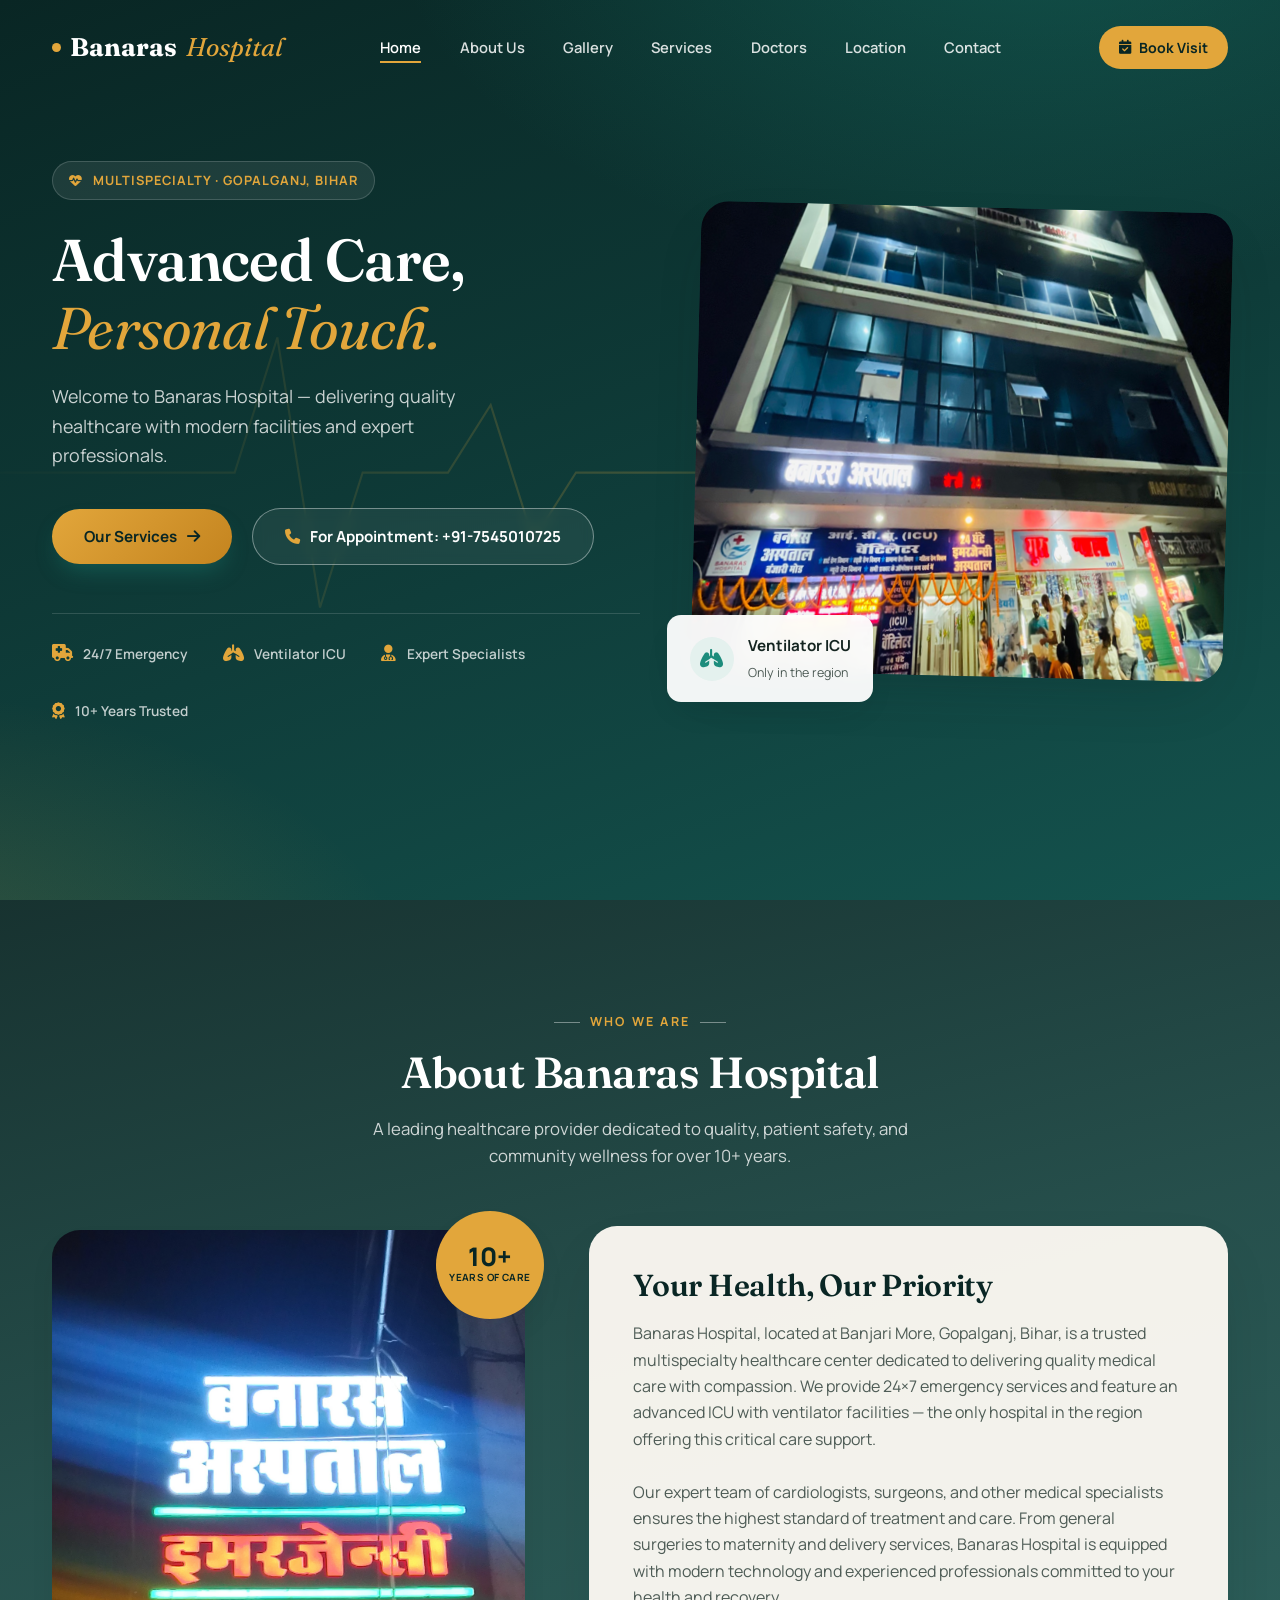
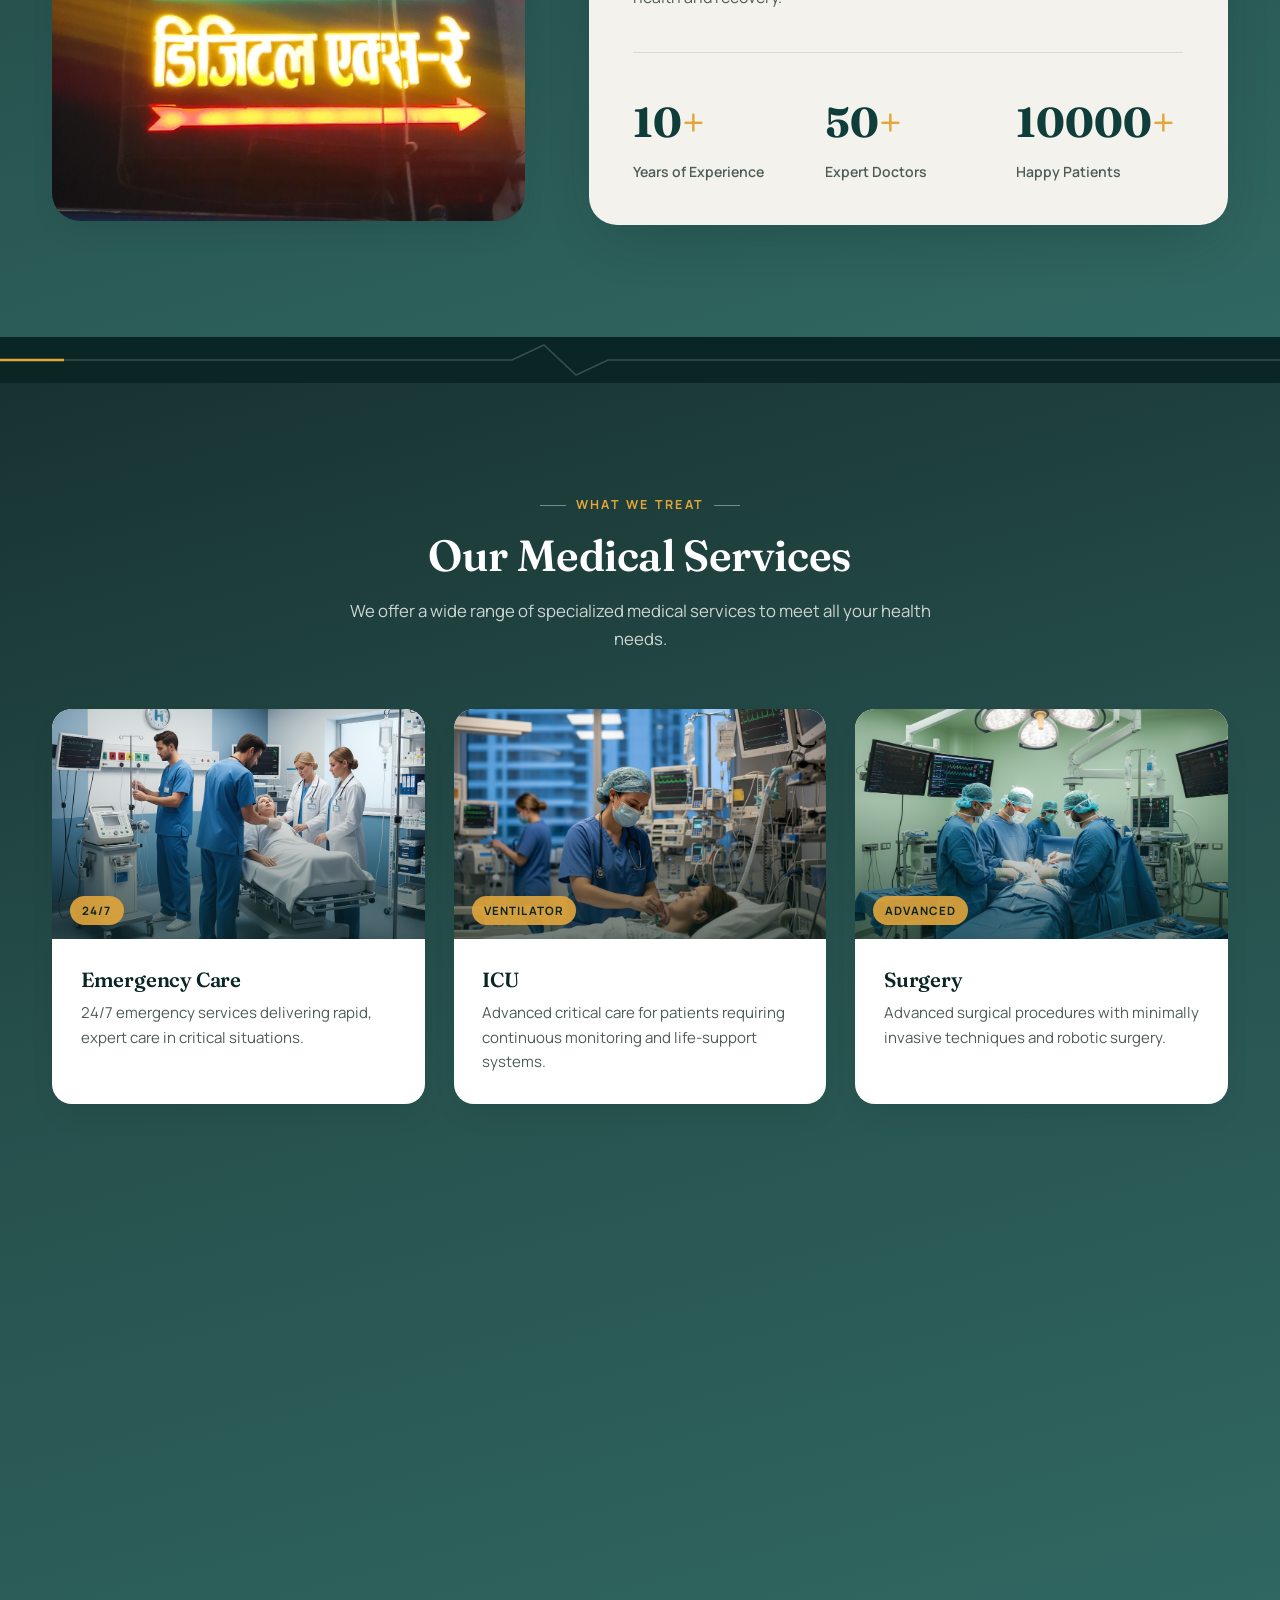
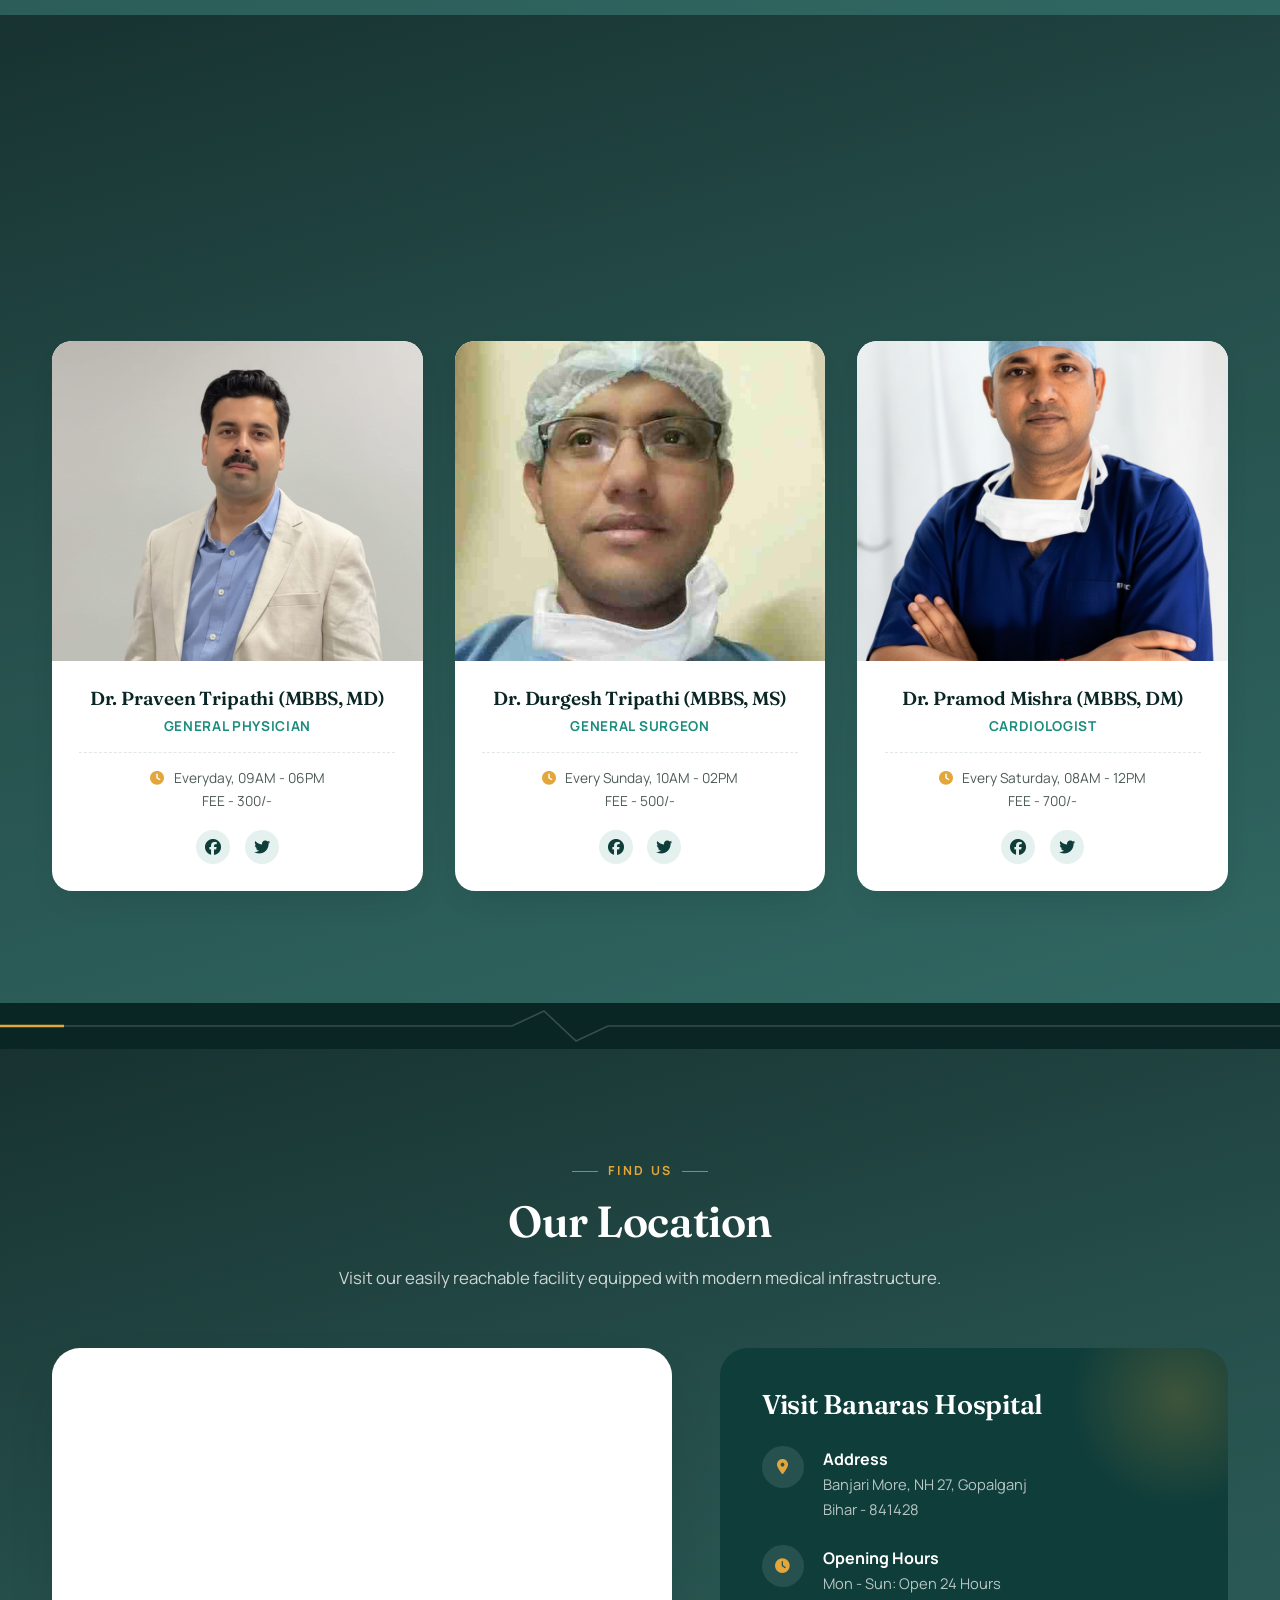
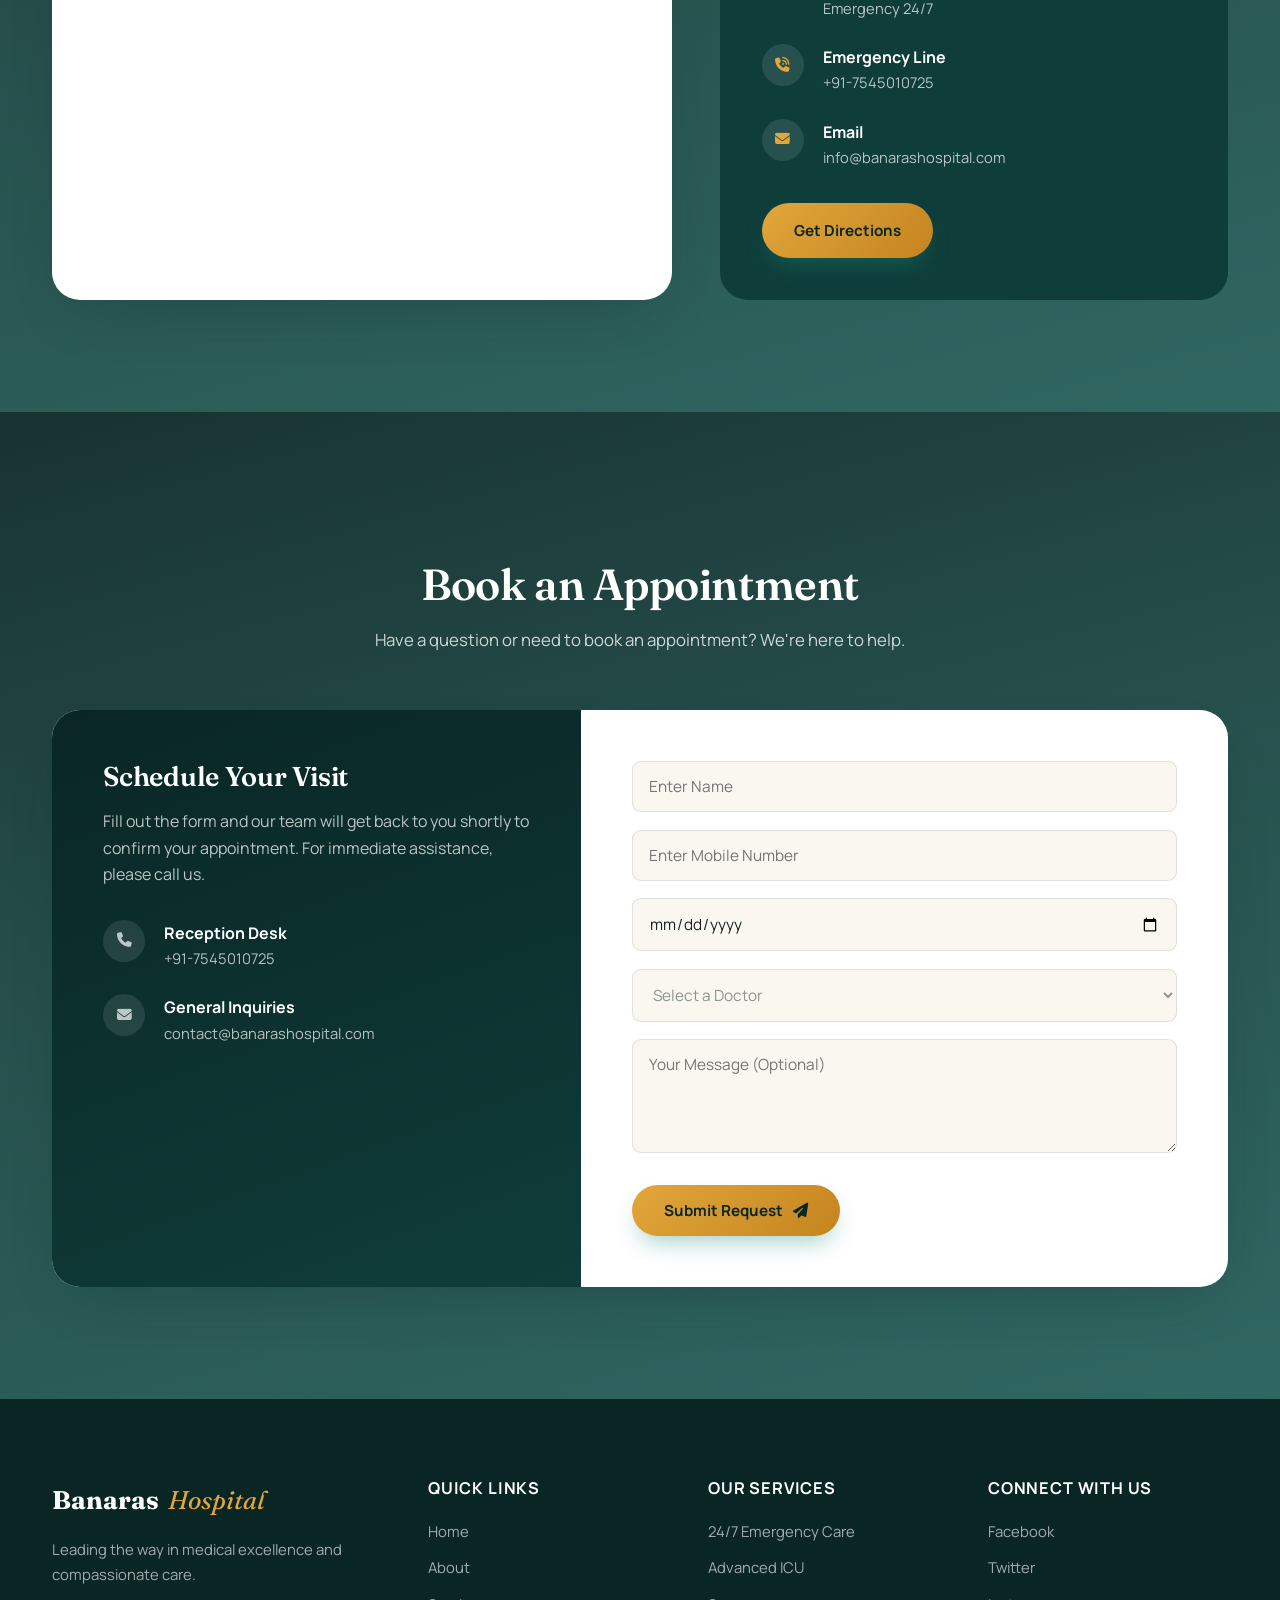
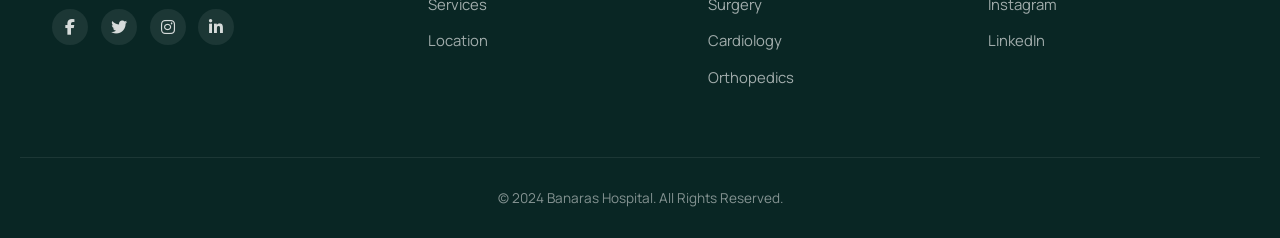
<file: index.html>
<!DOCTYPE html>
<html lang="en">

<head>
    <meta charset="UTF-8">
    <meta name="viewport" content="width=device-width, initial-scale=1.0">
    <title>Banaras Hospital | Advanced Care, Personal Touch</title>
    <meta name="description" content="Banaras Hospital, Gopalganj — 24x7 emergency care, advanced ventilator ICU, surgery, cardiology, orthopedics and diagnostics.">

    <!-- Fonts & Icons -->
    <link rel="preconnect" href="https://fonts.googleapis.com">
    <link rel="preconnect" href="https://fonts.gstatic.com" crossorigin>
    <link href="https://fonts.googleapis.com/css2?family=Fraunces:ital,wght@0,400;0,600;0,700;1,400;1,500&family=Manrope:wght@400;500;600;700;800&display=swap" rel="stylesheet">
    <link rel="stylesheet" href="https://cdnjs.cloudflare.com/ajax/libs/font-awesome/6.4.0/css/all.min.css">

    <!-- Stylesheet -->
    <link rel="stylesheet" href="assets/css/style.css">
</head>

<body>

    <!-- ============ HEADER ============ -->
    <header class="header">
        <div class="container navbar">
            <a href="#hero" class="logo"><span class="pulse-dot"></span>Banaras <span>Hospital</span></a>
            <ul class="nav-links">
                <li><a href="#hero" class="active">Home</a></li>
                <li><a href="#about">About Us</a></li>
                <li><a href="gallery.html">Gallery</a></li>
                <li><a href="#services">Services</a></li>
                <li><a href="#doctors">Doctors</a></li>
                <li><a href="#location">Location</a></li>
                <li><a href="#contact">Contact</a></li>
            </ul>
            <a href="#contact" class="nav-cta"><i class="fas fa-calendar-check"></i> Book Visit</a>
            <button class="menu-toggle" aria-label="Toggle menu"><i class="fas fa-bars"></i></button>
        </div>
    </header>

    <main>
        <!-- ============ HERO ============ -->
        <section id="hero">
            <svg class="hero-pulse-line" viewBox="0 0 1200 800" preserveAspectRatio="none" aria-hidden="true">
                <defs>
                    <linearGradient id="pulseGradient" x1="0%" y1="0%" x2="100%" y2="0%">
                        <stop offset="0%" stop-color="#E2A63B" stop-opacity="0" />
                        <stop offset="50%" stop-color="#E2A63B" stop-opacity="1" />
                        <stop offset="100%" stop-color="#1C8C7C" stop-opacity="0" />
                    </linearGradient>
                </defs>
                <path d="M -50 420 L 220 420 L 260 300 L 300 540 L 340 420 L 420 420 L 460 360 L 500 480 L 540 420 L 1250 420" />
            </svg>
            <div class="container">
                <div class="hero-content">
                    <div class="hero-text" data-reveal="left">
                        <span class="hero-eyebrow"><i class="fas fa-heart-pulse"></i> Multispecialty &middot; Gopalganj, Bihar</span>
                        <h1>Advanced Care, <em>Personal Touch.</em></h1>
                        <p>Welcome to Banaras Hospital — delivering quality healthcare with modern facilities and expert professionals.</p>
                        <div class="hero-buttons">
                            <a href="#services" class="btn btn-primary">Our Services <i class="fas fa-arrow-right"></i></a>
                            <a href="#contact" class="btn btn-ghost">
                                <i class="fas fa-phone"></i> For Appointment: +91-7545010725
                            </a>
                        </div>
                        <div class="hero-trust-strip">
                            <span class="trust-item"><i class="fas fa-truck-medical"></i> 24/7 Emergency</span>
                            <span class="trust-item"><i class="fas fa-lungs"></i> Ventilator ICU</span>
                            <span class="trust-item"><i class="fas fa-user-doctor"></i> Expert Specialists</span>
                            <span class="trust-item"><i class="fas fa-award"></i> 10+ Years Trusted</span>
                        </div>
                    </div>
                    <div class="hero-image" data-reveal="right">
                        <div class="frame">
                            <img src="assets/images/branding/bhimg.png" alt="Doctor with patient at Banaras Hospital">
                        </div>
                        <div class="floating-card">
                            <span class="icon-wrap"><i class="fas fa-lungs"></i></span>
                            <div>
                                <strong>Ventilator ICU</strong>
                                <span>Only in the region</span>
                            </div>
                        </div>
                    </div>
                </div>
            </div>
        </section>

        <!-- ============ ABOUT ============ -->
        <section id="about" class="section-photobg bg-photo-storefront-day">
            <div class="container">
                <span class="section-eyebrow" data-reveal>Who We Are</span>
                <h2 class="section-title" data-reveal>About Banaras Hospital</h2>
                <p class="section-subtitle" data-reveal>A leading healthcare provider dedicated to quality, patient safety, and community wellness for over 10+ years.</p>
                <div class="about-content">
                    <div class="about-image" data-reveal="left">
                        <div class="img-wrap">
                            <img src="assets/images/branding/bhlogimg.jpg" alt="Banaras Hospital building">
                        </div>
                        <div class="about-badge"><span>10+</span><small>YEARS OF CARE</small></div>
                    </div>
                    <div class="about-text" data-reveal="right">
                        <h3>Your Health, Our Priority</h3>
                        <p>Banaras Hospital, located at Banjari More, Gopalganj, Bihar, is a trusted multispecialty
                            healthcare center dedicated to delivering quality medical care with compassion. We provide
                            24×7 emergency services and feature an advanced ICU with ventilator facilities — the only
                            hospital in the region offering this critical care support.<br><br>

                            Our expert team of cardiologists, surgeons, and other medical specialists ensures the
                            highest standard of treatment and care. From general surgeries to maternity and delivery
                            services, Banaras Hospital is equipped with modern technology and experienced professionals
                            committed to your health and recovery.
                        </p>
                        <div class="stats-container">
                            <div class="stat-item"><span class="count" data-target="10">0</span><p>Years of Experience</p></div>
                            <div class="stat-item"><span class="count" data-target="50">0</span><p>Expert Doctors</p></div>
                            <div class="stat-item"><span class="count" data-target="10000">0</span><p>Happy Patients</p></div>
                        </div>
                    </div>
                </div>
            </div>
        </section>

        <div class="pulse-divider" aria-hidden="true">
            <svg viewBox="0 0 1200 46" preserveAspectRatio="none">
                <path d="M0 23 L480 23 L510 8 L540 38 L570 23 L1200 23" />
                <path class="pulse-runner" d="M0 23 L480 23 L510 8 L540 38 L570 23 L1200 23" />
            </svg>
        </div>

        <!-- ============ SERVICES ============ -->
        <section id="services" class="section-photobg bg-photo-storefront-night">
            <div class="container">
                <span class="section-eyebrow" data-reveal>What We Treat</span>
                <h2 class="section-title" data-reveal>Our Medical Services</h2>
                <p class="section-subtitle" data-reveal>We offer a wide range of specialized medical services to meet all your health needs.</p>
                <div class="services-grid">
                    <div class="service-card" data-reveal="scale">
                        <div class="img-wrap">
                            <img src="assets/images/services/Emergencyimg.png" alt="Emergency Care">
                            <span class="tag">24/7</span>
                        </div>
                        <div class="service-card-content">
                            <h3>Emergency Care</h3>
                            <p>24/7 emergency services delivering rapid, expert care in critical situations.</p>
                        </div>
                    </div>
                    <div class="service-card" data-reveal="scale" style="--reveal-delay:.08s">
                        <div class="img-wrap">
                            <img src="assets/images/services/icuimg.png" alt="ICU">
                            <span class="tag">Ventilator</span>
                        </div>
                        <div class="service-card-content">
                            <h3>ICU</h3>
                            <p>Advanced critical care for patients requiring continuous monitoring and life-support systems.</p>
                        </div>
                    </div>
                    <div class="service-card" data-reveal="scale" style="--reveal-delay:.16s">
                        <div class="img-wrap">
                            <img src="assets/images/services/surgeryimg.png" alt="Surgery">
                            <span class="tag">Advanced</span>
                        </div>
                        <div class="service-card-content">
                            <h3>Surgery</h3>
                            <p>Advanced surgical procedures with minimally invasive techniques and robotic surgery.</p>
                        </div>
                    </div>
                    <div class="service-card" data-reveal="scale" style="--reveal-delay:.24s">
                        <div class="img-wrap">
                            <img src="assets/images/services/cardioimg.png" alt="Cardiology">
                            <span class="tag">Heart Care</span>
                        </div>
                        <div class="service-card-content">
                            <h3>Cardiology</h3>
                            <p>Comprehensive heart care, from diagnostics to advanced surgical procedures.</p>
                        </div>
                    </div>
                    <div class="service-card" data-reveal="scale" style="--reveal-delay:.32s">
                        <div class="img-wrap">
                            <img src="assets/images/services/orthoimg.png" alt="Orthopedics">
                            <span class="tag">Ortho</span>
                        </div>
                        <div class="service-card-content">
                            <h3>Orthopedics</h3>
                            <p>Specialized care for musculoskeletal injuries and conditions.</p>
                        </div>
                    </div>
                    <div class="service-card" data-reveal="scale" style="--reveal-delay:.4s">
                        <div class="img-wrap">
                            <img src="assets/images/services/pathologyimg.png" alt="Diagnostics">
                            <span class="tag">Lab</span>
                        </div>
                        <div class="service-card-content">
                            <h3>Diagnostics</h3>
                            <p>Advanced imaging and laboratory services including Echo, Ultrasound, and blood tests.</p>
                        </div>
                    </div>
                </div>
            </div>
        </section>

        <!-- ============ DOCTORS ============ -->
        <section id="doctors" class="section-photobg bg-photo-storefront-day">
            <div class="container">
                <span class="section-eyebrow" data-reveal>Our Specialists</span>
                <h2 class="section-title" data-reveal>Meet Our Expert Doctors</h2>
                <p class="section-subtitle" data-reveal>Our team of highly qualified and experienced doctors is dedicated to your well-being.</p>
                <div class="doctors-grid">
                    <div class="doctor-card" data-reveal="scale">
                        <div class="img-wrap"><img src="assets/images/doctors/doc.1img.png" alt="Dr. Praveen Tripathi"></div>
                        <div class="doctor-info">
                            <h3>Dr. Praveen Tripathi (MBBS, MD)</h3>
                            <p class="specialty">General Physician</p>
                            <span class="doctor-availability"><i class="fas fa-clock"></i> Everyday, 09AM - 06PM<br>FEE - 300/-</span>
                            <div class="social-links"><a href="#"><i class="fab fa-facebook"></i></a><a href="#"><i class="fab fa-twitter"></i></a></div>
                        </div>
                    </div>
                    <div class="doctor-card" data-reveal="scale" style="--reveal-delay:.1s">
                        <div class="img-wrap"><img src="assets/images/doctors/doc2.jpg" alt="Dr. Durgesh Tripathi"></div>
                        <div class="doctor-info">
                            <h3>Dr. Durgesh Tripathi (MBBS, MS)</h3>
                            <p class="specialty">General Surgeon</p>
                            <span class="doctor-availability"><i class="fas fa-clock"></i> Every Sunday, 10AM - 02PM<br>FEE - 500/-</span>
                            <div class="social-links"><a href="#"><i class="fab fa-facebook"></i></a><a href="#"><i class="fab fa-twitter"></i></a></div>
                        </div>
                    </div>
                    <div class="doctor-card" data-reveal="scale" style="--reveal-delay:.2s">
                        <div class="img-wrap"><img src="assets/images/doctors/doc3img.png" alt="Dr. Pramod Mishra"></div>
                        <div class="doctor-info">
                            <h3>Dr. Pramod Mishra (MBBS, DM)</h3>
                            <p class="specialty">Cardiologist</p>
                            <span class="doctor-availability"><i class="fas fa-clock"></i> Every Saturday, 08AM - 12PM<br>FEE - 700/-</span>
                            <div class="social-links"><a href="#"><i class="fab fa-facebook"></i></a><a href="#"><i class="fab fa-twitter"></i></a></div>
                        </div>
                    </div>
                </div>
            </div>
        </section>

        <div class="pulse-divider" aria-hidden="true">
            <svg viewBox="0 0 1200 46" preserveAspectRatio="none">
                <path d="M0 23 L480 23 L510 8 L540 38 L570 23 L1200 23" />
                <path class="pulse-runner" d="M0 23 L480 23 L510 8 L540 38 L570 23 L1200 23" />
            </svg>
        </div>

        <!-- ============ LOCATION ============ -->
        <section id="location" class="section-photobg bg-photo-storefront-night">
            <div class="container">
                <span class="section-eyebrow" data-reveal>Find Us</span>
                <h2 class="section-title" data-reveal>Our Location</h2>
                <p class="section-subtitle" data-reveal>Visit our easily reachable facility equipped with modern medical infrastructure.</p>
                <div class="location-grid">
                    <div class="location-map" data-reveal="left">
                        <iframe
                            src="https://www.google.com/maps/embed?pb=!1m14!1m8!1m3!1d14286.046330491694!2d84.4250216!3d26.4714683!3m2!1i1024!2i768!4f13.1!3m3!1m2!1s0x39930557d3464d77%3A0x78c5e926947fc716!2sBanaras%20Hospital%20Gopalganj!5e0!3m2!1sen!2sin!4v1760092671482!5m2!1sen!2sin"
                            allowfullscreen="" loading="lazy" referrerpolicy="no-referrer-when-downgrade" title="Banaras Hospital location map"></iframe>
                    </div>
                    <div class="location-details" data-reveal="right">
                        <h3>Visit Banaras Hospital</h3>
                        <div class="location-item">
                            <span class="icon-circle"><i class="fas fa-map-marker-alt"></i></span>
                            <div><p>Address</p><span>Banjari More, NH 27, Gopalganj<br>Bihar - 841428</span></div>
                        </div>
                        <div class="location-item">
                            <span class="icon-circle"><i class="fas fa-clock"></i></span>
                            <div><p>Opening Hours</p><span>Mon - Sun: Open 24 Hours</span><span>Emergency 24/7</span></div>
                        </div>
                        <div class="location-item">
                            <span class="icon-circle"><i class="fas fa-phone-volume"></i></span>
                            <div><p>Emergency Line</p><span>+91-7545010725</span></div>
                        </div>
                        <div class="location-item">
                            <span class="icon-circle"><i class="fas fa-envelope"></i></span>
                            <div><p>Email</p><span>info@banarashospital.com</span></div>
                        </div>
                        <a href="https://maps.app.goo.gl/nec2z4cJ3yUnvSoNA" class="btn btn-primary" target="_blank">Get Directions</a>
                    </div>
                </div>
            </div>
        </section>

        <!-- ============ CONTACT / APPOINTMENT ============ -->
        <section id="contact" class="section-photobg bg-photo-storefront-day">
            <div class="container">
                <span class="section-eyebrow" data-reveal>Get In Touch</span>
                <h2 class="section-title" data-reveal>Book an Appointment</h2>
                <p class="section-subtitle" data-reveal>Have a question or need to book an appointment? We're here to help.</p>
                <div class="contact-content" data-reveal="scale">
                    <div class="contact-info">
                        <h3>Schedule Your Visit</h3>
                        <p>Fill out the form and our team will get back to you shortly to confirm your appointment. For immediate assistance, please call us.</p>
                        <div class="location-item">
                            <span class="icon-circle"><i class="fas fa-phone"></i></span>
                            <div><p>Reception Desk</p><span>+91-7545010725</span></div>
                        </div>
                        <div class="location-item">
                            <span class="icon-circle"><i class="fas fa-envelope"></i></span>
                            <div><p>General Inquiries</p><span>contact@banarashospital.com</span></div>
                        </div>
                    </div>
                    <div class="contact-form">
                        <form id="contact-form" action="https://formspree.io/f/xyznpkeq" method="POST">
                            <div class="form-group"><input type="text" name="Name" placeholder="Enter Name" required></div>
                            <div class="form-group"><input type="number" name="Number" placeholder="Enter Mobile Number" required></div>
                            <div class="form-group"><input type="date" name="Date" required></div>
                            <div class="form-group">
                                <select name="Doctor" required>
                                    <option value="" disabled selected>Select a Doctor</option>
                                    <option value="Dr. Praveen Tripathi">Dr. Praveen Tripathi - General Physician</option>
                                    <option value="Dr. Durgesh Tripathi">Dr. Durgesh Tiwari - General Surgeon</option>
                                    <option value="Dr. Pramod Mishra">Dr. Pramod Mishra - Cardiologist</option>
                                </select>
                            </div>
                            <div class="form-group"><textarea name="Message" rows="4" placeholder="Your Message (Optional)"></textarea></div>
                            <button type="submit" class="btn btn-primary">Submit Request <i class="fas fa-paper-plane"></i></button>
                        </form>
                        <p id="form-status"></p>
                    </div>
                </div>
            </div>
        </section>
    </main>

    <!-- ============ FOOTER ============ -->
    <footer class="footer">
        <div class="container footer-content">
            <div class="footer-about">
                <a href="#" class="logo">Banaras <span>Hospital</span></a>
                <p>Leading the way in medical excellence and compassionate care.</p>
                <div class="footer-social">
                    <a href="https://www.facebook.com/banaras.hospital.9/" aria-label="Facebook"><i class="fab fa-facebook-f"></i></a>
                    <a href="#" aria-label="Twitter"><i class="fab fa-twitter"></i></a>
                    <a href="#" aria-label="Instagram"><i class="fab fa-instagram"></i></a>
                    <a href="#" aria-label="LinkedIn"><i class="fab fa-linkedin-in"></i></a>
                </div>
            </div>
            <div class="footer-links">
                <h4>Quick Links</h4>
                <ul>
                    <li><a href="#hero">Home</a></li>
                    <li><a href="#about">About</a></li>
                    <li><a href="#services">Services</a></li>
                    <li><a href="#location">Location</a></li>
                </ul>
            </div>
            <div class="footer-links">
                <h4>Our Services</h4>
                <ul>
                    <li><a href="#services">24/7 Emergency Care</a></li>
                    <li><a href="#services">Advanced ICU</a></li>
                    <li><a href="#services">Surgery</a></li>
                    <li><a href="#services">Cardiology</a></li>
                    <li><a href="#services">Orthopedics</a></li>
                </ul>
            </div>
            <div class="footer-links">
                <h4>Connect With Us</h4>
                <ul>
                    <li><a href="https://www.facebook.com/banaras.hospital.9/">Facebook</a></li>
                    <li><a href="#">Twitter</a></li>
                    <li><a href="#">Instagram</a></li>
                    <li><a href="#">LinkedIn</a></li>
                </ul>
            </div>
        </div>
        <div class="footer-bottom container">
            <p>&copy; 2024 Banaras Hospital. All Rights Reserved.</p>
        </div>
    </footer>

    <!-- Success modal -->
    <div class="popup-modal-overlay" id="popup-modal-overlay">
        <div class="popup-modal">
            <div class="popup-icon"><i class="fas fa-check-circle"></i></div>
            <h3>Success!</h3>
            <p>Your appointment request has been submitted successfully.</p>
            <button class="btn btn-primary" id="popup-close-btn">OK</button>
        </div>
    </div>

    <button class="back-to-top" aria-label="Back to top"><i class="fas fa-arrow-up"></i></button>

    <!-- Scripts -->
    <script src="assets/js/main.js"></script>
</body>

</html>
</file>
<file: assets/css/style.css>
/* =========================================================================
   BANARAS HOSPITAL — MAIN STYLESHEET
   Design system: warm clinical trust — deep teal, ivory paper, amber warmth.
   Signature motif: an ECG "pulse" line that threads through the page.
   ========================================================================= */

/* ---------------------------------------------------------------------
   1. Design tokens
   --------------------------------------------------------------------- */
:root {
  /* Color */
  --color-bg: #FAF7F1;
  --color-bg-alt: #F3EEE3;
  --color-surface: #FFFFFF;
  --color-ink: #142420;
  --color-ink-soft: #4E5C56;
  --color-ink-faint: #8A968F;

  --color-primary: #0F3D3A;      /* deep teal — headers, nav */
  --color-primary-2: #14534E;    /* lighter teal */
  --color-primary-dark: #092624; /* near-black teal */
  --color-accent: #1C8C7C;       /* emerald — links, active states */
  --color-accent-soft: #E4F1EE;  /* pale emerald wash */
  --color-warm: #E2A63B;         /* amber gold — CTAs, highlights */
  --color-warm-dark: #C4841F;
  --color-warm-soft: #FBEED6;

  --color-line: rgba(15, 61, 58, 0.12);
  --color-line-light: rgba(255, 255, 255, 0.14);

  /* Elevation */
  --shadow-soft: 0 24px 60px -24px rgba(9, 38, 36, 0.30);
  --shadow-card: 0 14px 34px -16px rgba(9, 38, 36, 0.22);
  --shadow-card-hover: 0 26px 50px -18px rgba(9, 38, 36, 0.30);
  --shadow-btn: 0 12px 24px -8px rgba(28, 140, 124, 0.45);

  /* Radius */
  --radius-xl: 28px;
  --radius-lg: 20px;
  --radius-md: 14px;
  --radius-sm: 9px;
  --radius-pill: 999px;

  /* Type */
  --font-display: "Fraunces", "Georgia", serif;
  --font-body: "Manrope", "Segoe UI", sans-serif;

  /* Motion */
  --ease-out: cubic-bezier(0.16, 1, 0.3, 1);
  --ease-soft: cubic-bezier(0.25, 0.46, 0.45, 0.94);
  --dur-fast: 0.25s;
  --dur-med: 0.5s;
  --dur-slow: 0.9s;

  --container-w: 1240px;
}

/* ---------------------------------------------------------------------
   2. Reset & base
   --------------------------------------------------------------------- */
* { margin: 0; padding: 0; box-sizing: border-box; }

html { scroll-behavior: smooth; }

body {
  font-family: var(--font-body);
  background: var(--color-bg);
  color: var(--color-ink);
  line-height: 1.65;
  overflow-x: hidden;
  -webkit-font-smoothing: antialiased;
}

img { max-width: 100%; display: block; }

a { color: inherit; text-decoration: none; }

ul { list-style: none; }

button { font-family: inherit; cursor: pointer; }

.container {
  max-width: var(--container-w);
  margin: 0 auto;
  padding: 0 2rem;
}

h1, h2, h3, h4 {
  font-family: var(--font-display);
  font-weight: 600;
  color: var(--color-primary-dark);
  line-height: 1.15;
  letter-spacing: -0.01em;
}

h2.section-title {
  font-size: clamp(2.1rem, 3.4vw, 3rem);
  text-align: center;
}

.section-eyebrow {
  display: flex;
  align-items: center;
  justify-content: center;
  gap: 0.6rem;
  text-align: center;
  font-family: var(--font-body);
  font-size: 0.78rem;
  font-weight: 700;
  letter-spacing: 0.18em;
  text-transform: uppercase;
  color: var(--color-accent);
  margin-bottom: 0.9rem;
}

.section-eyebrow::before,
.section-eyebrow::after {
  content: "";
  width: 26px;
  height: 1px;
  background: var(--color-warm);
}

.section-subtitle {
  text-align: center;
  max-width: 620px;
  margin: 1.1rem auto 3.5rem auto;
  color: var(--color-ink-soft);
  font-size: 1.05rem;
}

section { position: relative; padding: 7rem 0; }

.section-alt { background: var(--color-bg-alt); }

/* Reveal-on-scroll (JS toggles .in-view) */
[data-reveal] {
  opacity: 0;
  transform: translateY(34px);
  transition: opacity 0.85s var(--ease-out), transform 0.85s var(--ease-out);
  transition-delay: var(--reveal-delay, 0s);
}
[data-reveal].in-view { opacity: 1; transform: translateY(0); }

[data-reveal="left"] { transform: translateX(-44px); }
[data-reveal="left"].in-view { transform: translateX(0); }

[data-reveal="right"] { transform: translateX(44px); }
[data-reveal="right"].in-view { transform: translateX(0); }

[data-reveal="scale"] { transform: scale(0.92); }
[data-reveal="scale"].in-view { transform: scale(1); }

@media (prefers-reduced-motion: reduce) {
  html { scroll-behavior: auto; }
  [data-reveal] { opacity: 1; transform: none; transition: none; }
  * { animation-duration: 0.001ms !important; animation-iteration-count: 1 !important; transition-duration: 0.001ms !important; }
}

/* ---------------------------------------------------------------------
   3. Buttons
   --------------------------------------------------------------------- */
.btn {
  position: relative;
  display: inline-flex;
  align-items: center;
  justify-content: center;
  gap: 0.6rem;
  padding: 15px 32px;
  border-radius: var(--radius-pill);
  font-weight: 700;
  font-size: 0.95rem;
  border: none;
  overflow: hidden;
  isolation: isolate;
  transition: transform var(--dur-fast) var(--ease-soft), box-shadow var(--dur-fast) var(--ease-soft);
}

.btn-primary {
  background: linear-gradient(135deg, var(--color-warm) 0%, var(--color-warm-dark) 100%);
  color: var(--color-primary-dark);
  box-shadow: var(--shadow-btn);
}

.btn-primary::before {
  content: "";
  position: absolute;
  inset: 0;
  z-index: -1;
  background: linear-gradient(120deg, transparent 0%, rgba(255,255,255,0.55) 45%, transparent 60%);
  transform: translateX(-120%);
  transition: transform 0.7s var(--ease-out);
}

.btn-primary:hover::before { transform: translateX(120%); }

.btn-primary:hover { transform: translateY(-3px); box-shadow: 0 18px 34px -10px rgba(226, 166, 59, 0.55); }

.btn-ghost {
  color: #fff;
  border: 1.5px solid rgba(255, 255, 255, 0.4);
  background: rgba(255, 255, 255, 0.06);
  backdrop-filter: blur(6px);
}

.btn-ghost i { color: var(--color-warm); }

.btn-ghost:hover {
  border-color: rgba(255, 255, 255, 0.85);
  background: rgba(255, 255, 255, 0.14);
  transform: translateY(-3px);
}

.btn-solid-dark {
  background: var(--color-primary);
  color: #fff;
  border: none;
}
.btn-solid-dark:hover { background: var(--color-primary-2); transform: translateY(-3px); box-shadow: var(--shadow-card-hover); }

/* ---------------------------------------------------------------------
   4. Header / Navigation
   --------------------------------------------------------------------- */
.header {
  position: fixed;
  top: 0; left: 0; width: 100%;
  z-index: 1000;
  padding: 1.6rem 0;
  transition: all var(--dur-med) var(--ease-out);
}

.header.sticky {
  padding: 0.85rem 0;
  background: rgba(15, 61, 58, 0.82);
  backdrop-filter: blur(14px) saturate(140%);
  box-shadow: 0 12px 30px -18px rgba(0,0,0,0.5);
  border-bottom: 1px solid var(--color-line-light);
}

.navbar { display: flex; align-items: center; justify-content: space-between; }

.logo {
  font-family: var(--font-display);
  font-size: 1.6rem;
  font-weight: 700;
  color: #fff;
  display: flex;
  align-items: center;
  gap: 0.55rem;
}

.logo .pulse-dot {
  width: 9px; height: 9px; border-radius: 50%;
  background: var(--color-warm);
  box-shadow: 0 0 0 0 rgba(226,166,59,0.6);
  animation: pulseDot 2.2s ease-in-out infinite;
}

@keyframes pulseDot {
  0%   { box-shadow: 0 0 0 0 rgba(226,166,59,0.55); }
  70%  { box-shadow: 0 0 0 9px rgba(226,166,59,0); }
  100% { box-shadow: 0 0 0 0 rgba(226,166,59,0); }
}

.logo span { color: var(--color-warm); font-weight: 400; font-style: italic; }

.nav-links { display: flex; gap: 2.4rem; }

.nav-links a {
  color: rgba(255,255,255,0.85);
  font-weight: 600;
  font-size: 0.92rem;
  position: relative;
  padding-bottom: 6px;
  transition: color var(--dur-fast) ease;
}

.nav-links a::after {
  content: "";
  position: absolute;
  left: 0; bottom: 0;
  width: 0; height: 2px;
  background: var(--color-warm);
  transition: width var(--dur-fast) var(--ease-soft);
}

.nav-links a:hover, .nav-links a.active { color: #fff; }
.nav-links a:hover::after, .nav-links a.active::after { width: 100%; }

.nav-cta {
  display: inline-flex; align-items: center; gap: 0.5rem;
  padding: 10px 20px;
  border-radius: var(--radius-pill);
  background: var(--color-warm);
  color: var(--color-primary-dark);
  font-weight: 700; font-size: 0.88rem;
  transition: transform var(--dur-fast) var(--ease-soft), box-shadow var(--dur-fast) ease;
}
.nav-cta:hover { transform: translateY(-2px); box-shadow: 0 12px 22px -8px rgba(226,166,59,0.55); }

.menu-toggle {
  display: none;
  font-size: 1.5rem;
  color: #fff;
  background: none;
  border: none;
}

/* ---------------------------------------------------------------------
   5. Hero
   --------------------------------------------------------------------- */
#hero {
  position: relative;
  min-height: 100vh;
  display: flex;
  align-items: center;
  padding-top: 96px;
  background:
    radial-gradient(1100px 620px at 82% -10%, rgba(28,140,124,0.35), transparent 60%),
    radial-gradient(900px 500px at -10% 110%, rgba(226,166,59,0.18), transparent 60%),
    linear-gradient(160deg, var(--color-primary-dark) 0%, var(--color-primary) 55%, var(--color-primary-2) 100%);
  color: #fff;
  overflow: hidden;
}

.hero-pulse-line {
  position: absolute;
  inset: 0;
  width: 100%;
  height: 100%;
  opacity: 0.22;
  pointer-events: none;
}

.hero-pulse-line path {
  fill: none;
  stroke: url(#pulseGradient);
  stroke-width: 2;
  stroke-linecap: round;
  stroke-dasharray: 2400;
  stroke-dashoffset: 2400;
  animation: drawPulse 3.2s var(--ease-out) forwards 0.3s;
}

@keyframes drawPulse {
  to { stroke-dashoffset: 0; }
}

.hero-content {
  position: relative;
  z-index: 2;
  display: grid;
  grid-template-columns: 1.05fr 0.95fr;
  align-items: center;
  gap: 3.5rem;
}

.hero-eyebrow {
  display: inline-flex; align-items: center; gap: 0.6rem;
  padding: 8px 16px;
  border-radius: var(--radius-pill);
  background: rgba(255,255,255,0.08);
  border: 1px solid rgba(255,255,255,0.16);
  font-size: 0.8rem; font-weight: 700; letter-spacing: 0.08em;
  text-transform: uppercase;
  color: var(--color-warm);
  margin-bottom: 1.6rem;
}

.hero-text h1 {
  font-size: clamp(2.6rem, 4.6vw, 4.1rem);
  color: #fff;
  margin-bottom: 1.3rem;
}

.hero-text h1 em {
  font-style: italic;
  font-weight: 400;
  color: var(--color-warm);
  display: block;
}

.hero-text p {
  font-size: 1.12rem;
  color: rgba(255,255,255,0.78);
  max-width: 480px;
  margin-bottom: 2.3rem;
}

.hero-buttons { display: flex; align-items: center; gap: 1.3rem; flex-wrap: wrap; margin-bottom: 3rem; }

.hero-trust-strip {
  display: flex;
  gap: 2.2rem;
  flex-wrap: wrap;
  padding-top: 1.8rem;
  border-top: 1px solid rgba(255,255,255,0.14);
}

.hero-trust-strip .trust-item {
  display: flex; align-items: center; gap: 0.65rem;
  font-size: 0.85rem; color: rgba(255,255,255,0.75); font-weight: 600;
}

.hero-trust-strip i { color: var(--color-warm); font-size: 1.05rem; }

.hero-image { position: relative; }

.hero-image .frame {
  position: relative;
  border-radius: var(--radius-xl);
  overflow: hidden;
  box-shadow: var(--shadow-soft);
  transform: rotate(1.4deg);
  transition: transform var(--dur-med) var(--ease-soft);
}

.hero-image .frame:hover { transform: rotate(0deg) scale(1.015); }

.hero-image img { width: 100%; height: 100%; object-fit: cover; }

.hero-image .floating-card {
  position: absolute;
  bottom: -1.6rem;
  left: -1.8rem;
  background: rgba(255,255,255,0.95);
  backdrop-filter: blur(10px);
  color: var(--color-ink);
  padding: 1.1rem 1.4rem;
  border-radius: var(--radius-md);
  box-shadow: var(--shadow-card);
  display: flex; align-items: center; gap: 0.9rem;
  animation: floatCard 4.5s ease-in-out infinite;
  max-width: 240px;
}

@keyframes floatCard {
  0%, 100% { transform: translateY(0); }
  50% { transform: translateY(-10px); }
}

.floating-card .icon-wrap {
  width: 44px; height: 44px; border-radius: 50%;
  background: var(--color-accent-soft);
  color: var(--color-accent);
  display: flex; align-items: center; justify-content: center;
  font-size: 1.15rem; flex-shrink: 0;
}

.floating-card strong { display: block; font-size: 0.95rem; }
.floating-card span { font-size: 0.78rem; color: var(--color-ink-soft); }

/* ---------------------------------------------------------------------
   6. About
   --------------------------------------------------------------------- */
.about-content {
  display: grid;
  grid-template-columns: 0.85fr 1.15fr;
  gap: 4rem;
  align-items: center;
}

.about-image { position: relative; }

.about-image .img-wrap {
  border-radius: var(--radius-xl);
  overflow: hidden;
  box-shadow: var(--shadow-card);
  aspect-ratio: 4 / 5;
}

.about-image img { width: 100%; height: 100%; object-fit: cover; transition: transform 0.7s var(--ease-out); }
.about-image .img-wrap:hover img { transform: scale(1.06); }

.about-badge {
  position: absolute;
  top: -1.2rem; right: -1.2rem;
  background: var(--color-warm);
  color: var(--color-primary-dark);
  width: 108px; height: 108px;
  border-radius: 50%;
  display: flex; flex-direction: column; align-items: center; justify-content: center;
  text-align: center;
  font-weight: 800;
  box-shadow: var(--shadow-card);
  animation: spinSlow 18s linear infinite;
}
.about-badge span { font-size: 1.6rem; line-height: 1; }
.about-badge small { font-size: 0.62rem; font-weight: 700; letter-spacing: 0.04em; }

@keyframes spinSlow { from { transform: rotate(0deg); } to { transform: rotate(360deg); } }

.about-text h3 {
  font-size: 1.9rem;
  text-align: left;
  margin-bottom: 1.1rem;
}

.about-text > p { color: var(--color-ink-soft); }

.stats-container {
  display: grid;
  grid-template-columns: repeat(3, 1fr);
  gap: 1.5rem;
  margin-top: 2.6rem;
  padding-top: 2.2rem;
  border-top: 1px solid var(--color-line);
}

.stat-item { text-align: left; }

.stat-item .count {
  font-family: var(--font-display);
  font-size: 2.6rem;
  font-weight: 700;
  color: var(--color-primary);
}

.stat-item .count::after { content: "+"; color: var(--color-warm); }

.stat-item p { color: var(--color-ink-soft); font-size: 0.88rem; font-weight: 600; margin-top: 0.2rem; }

/* ---------------------------------------------------------------------
   7. Pulse divider (signature motif reused between sections)
   --------------------------------------------------------------------- */
.pulse-divider {
  width: 100%;
  height: 46px;
  overflow: hidden;
  background: var(--color-primary-dark);
}
.pulse-divider svg { width: 100%; height: 100%; }
.pulse-divider path {
  fill: none;
  stroke: rgba(255, 255, 255, 0.18);
  stroke-width: 1.5;
}
.pulse-divider .pulse-runner {
  stroke: var(--color-warm);
  stroke-width: 2.5;
  stroke-dasharray: 60 1400;
  stroke-dashoffset: 0;
  animation: runPulse 5s linear infinite;
}
@keyframes runPulse { to { stroke-dashoffset: -1460; } }

/* ---------------------------------------------------------------------
   8. Services
   --------------------------------------------------------------------- */
.services-grid {
  display: grid;
  grid-template-columns: repeat(auto-fit, minmax(320px, 1fr));
  gap: 1.8rem;
}

.service-card {
  position: relative;
  background: var(--color-surface);
  border-radius: var(--radius-lg);
  overflow: hidden;
  box-shadow: var(--shadow-card);
  transition: transform 0.45s var(--ease-soft), box-shadow 0.45s var(--ease-soft);
}

.service-card:hover { transform: translateY(-12px); box-shadow: var(--shadow-card-hover); }

.service-card .img-wrap { position: relative; height: 230px; overflow: hidden; }

.service-card img { width: 100%; height: 100%; object-fit: cover; transition: transform 0.6s var(--ease-out); }
.service-card:hover img { transform: scale(1.08); }

.service-card .img-wrap::after {
  content: "";
  position: absolute; inset: 0;
  background: linear-gradient(180deg, transparent 40%, rgba(9,38,36,0.55) 100%);
}

.service-card .tag {
  position: absolute;
  bottom: 14px; left: 18px;
  z-index: 2;
  color: #fff;
  font-size: 0.72rem;
  font-weight: 700;
  letter-spacing: 0.1em;
  text-transform: uppercase;
  padding: 5px 12px;
  border-radius: var(--radius-pill);
  background: rgba(226,166,59,0.9);
  color: var(--color-primary-dark);
}

.service-card-content { padding: 1.8rem; }

.service-card h3 {
  font-size: 1.28rem;
  margin-bottom: 0.6rem;
  color: var(--color-primary-dark);
}

.service-card p { color: var(--color-ink-soft); font-size: 0.94rem; }

/* ---------------------------------------------------------------------
   9. Doctors
   --------------------------------------------------------------------- */
.doctors-grid {
  display: grid;
  grid-template-columns: repeat(auto-fit, minmax(280px, 1fr));
  gap: 2rem;
}

.doctor-card {
  background: var(--color-surface);
  border-radius: var(--radius-lg);
  overflow: hidden;
  box-shadow: var(--shadow-card);
  transition: transform 0.45s var(--ease-soft), box-shadow 0.45s var(--ease-soft);
}

.doctor-card:hover { transform: translateY(-12px); box-shadow: var(--shadow-card-hover); }

.doctor-card .img-wrap { height: 320px; overflow: hidden; }
.doctor-card img { width: 100%; height: 100%; object-fit: cover; transition: transform 0.6s var(--ease-out); }
.doctor-card:hover img { transform: scale(1.07); }

.doctor-info { padding: 1.7rem; text-align: center; }

.doctor-info h3 { font-size: 1.18rem; margin-bottom: 0.3rem; }

.doctor-info .specialty {
  color: var(--color-accent);
  font-weight: 700;
  font-size: 0.85rem;
  text-transform: uppercase;
  letter-spacing: 0.05em;
  margin-bottom: 0.9rem;
}

.doctor-availability {
  display: block;
  font-size: 0.86rem;
  color: var(--color-ink-soft);
  border-top: 1px dashed var(--color-line);
  padding-top: 0.9rem;
  margin-top: 0.6rem;
}

.doctor-availability i { margin-right: 0.4rem; color: var(--color-warm); }

.social-links { margin-top: 1.1rem; display: flex; justify-content: center; gap: 0.9rem; }

.social-links a {
  width: 34px; height: 34px;
  border-radius: 50%;
  display: flex; align-items: center; justify-content: center;
  background: var(--color-accent-soft);
  color: var(--color-primary);
  transition: all var(--dur-fast) ease;
}
.social-links a:hover { background: var(--color-accent); color: #fff; transform: translateY(-3px); }

/* ---------------------------------------------------------------------
   10. Location
   --------------------------------------------------------------------- */
.location-grid {
  display: grid;
  grid-template-columns: 1.1fr 0.9fr;
  gap: 3rem;
  align-items: stretch;
}

.location-map { border-radius: var(--radius-xl); overflow: hidden; box-shadow: var(--shadow-card); }
.location-map iframe { width: 100%; height: 100%; min-height: 420px; border: 0; display: block; }

.location-details {
  background: var(--color-primary);
  color: #fff;
  border-radius: var(--radius-xl);
  padding: 2.6rem;
  position: relative;
  overflow: hidden;
}

.location-details::before {
  content: "";
  position: absolute; top: -60px; right: -60px;
  width: 220px; height: 220px; border-radius: 50%;
  background: radial-gradient(circle, rgba(226,166,59,0.22), transparent 70%);
}

.location-details h3 { color: #fff; font-size: 1.7rem; margin-bottom: 1.6rem; text-align: left; }

.location-item { display: flex; align-items: flex-start; gap: 1.2rem; margin-bottom: 1.5rem; }

.location-item .icon-circle {
  width: 42px; height: 42px; flex-shrink: 0;
  border-radius: 50%;
  background: rgba(255,255,255,0.1);
  color: var(--color-warm);
  display: flex; align-items: center; justify-content: center;
}

.location-item p { font-weight: 700; margin: 0; }
.location-item span { display: block; color: rgba(255,255,255,0.7); font-weight: 400; font-size: 0.92rem; }

.location-details .btn { margin-top: 0.6rem; }

/* ---------------------------------------------------------------------
   11. Contact / Appointment
   --------------------------------------------------------------------- */
.contact-content {
  display: grid;
  grid-template-columns: 0.9fr 1.1fr;
  gap: 0;
  background: var(--color-surface);
  border-radius: var(--radius-xl);
  overflow: hidden;
  box-shadow: var(--shadow-soft);
}

.contact-info {
  background: linear-gradient(160deg, var(--color-primary-dark), var(--color-primary));
  color: #fff;
  padding: 3.2rem;
}

.contact-info h3 { color: #fff; text-align: left; font-size: 1.7rem; }
.contact-info > p { color: rgba(255,255,255,0.72); margin: 1rem 0 2rem 0; }
.contact-info .location-item span { color: rgba(255,255,255,0.7); }

.contact-form { padding: 3.2rem; }

.contact-form form { display: flex; flex-direction: column; gap: 1.1rem; }

.form-group { position: relative; }

.form-group input,
.form-group textarea,
.form-group select {
  width: 100%;
  padding: 14px 16px;
  border: 1.5px solid var(--color-line);
  border-radius: var(--radius-sm);
  font-size: 0.96rem;
  font-family: var(--font-body);
  background: var(--color-bg);
  color: var(--color-ink);
  transition: border-color var(--dur-fast) ease, box-shadow var(--dur-fast) ease;
}

.form-group select:invalid { color: var(--color-ink-faint); }

.form-group input:focus,
.form-group textarea:focus,
.form-group select:focus {
  outline: none;
  border-color: var(--color-accent);
  box-shadow: 0 0 0 4px var(--color-accent-soft);
}

.contact-form .btn { align-self: flex-start; border: none; margin-top: 0.4rem; }

#form-status {
  margin-top: 1rem;
  padding: 12px 14px;
  border-radius: var(--radius-sm);
  font-weight: 600;
  font-size: 0.9rem;
  display: none;
}
#form-status.error { background: #FCE9E7; color: #B3261E; display: block; }

/* ---------------------------------------------------------------------
   12. Footer
   --------------------------------------------------------------------- */
.footer {
  background: var(--color-primary-dark);
  color: rgba(255,255,255,0.82);
  padding: 5rem 0 0 0;
  position: relative;
}

.footer-content {
  display: grid;
  grid-template-columns: 1.4fr 1fr 1fr 1fr;
  gap: 2.5rem;
  padding-bottom: 3.5rem;
}

.footer-about .logo { color: #fff; margin-bottom: 1rem; }
.footer-about p { color: rgba(255,255,255,0.62); font-size: 0.93rem; }

.footer-social { display: flex; gap: 0.8rem; margin-top: 1.4rem; }
.footer-social a {
  width: 36px; height: 36px; border-radius: 50%;
  display: flex; align-items: center; justify-content: center;
  background: rgba(255,255,255,0.08);
  transition: all var(--dur-fast) ease;
}
.footer-social a:hover { background: var(--color-warm); color: var(--color-primary-dark); transform: translateY(-3px); }

.footer h4 {
  color: #fff; font-size: 1.02rem;
  margin-bottom: 1.3rem;
  font-family: var(--font-body);
  text-transform: uppercase;
  letter-spacing: 0.05em;
  font-weight: 700;
}

.footer-links a {
  color: rgba(255,255,255,0.62);
  display: block;
  margin-bottom: 0.75rem;
  font-size: 0.93rem;
  transition: all var(--dur-fast) ease;
}
.footer-links a:hover { color: var(--color-warm); padding-left: 4px; }

.footer-bottom {
  text-align: center;
  padding: 1.8rem 0;
  border-top: 1px solid rgba(255,255,255,0.08);
  font-size: 0.85rem;
  color: rgba(255,255,255,0.5);
}

/* ---------------------------------------------------------------------
   13. Success modal
   --------------------------------------------------------------------- */
.popup-modal-overlay {
  position: fixed; inset: 0;
  background: rgba(9,38,36,0.55);
  backdrop-filter: blur(4px);
  z-index: 2000;
  display: none;
  align-items: center; justify-content: center;
  opacity: 0;
  transition: opacity var(--dur-fast) ease;
}
.popup-modal-overlay.active { display: flex; opacity: 1; }

.popup-modal {
  background: #fff;
  padding: 2.8rem 2.6rem;
  border-radius: var(--radius-lg);
  box-shadow: var(--shadow-soft);
  text-align: center;
  max-width: 400px; width: 90%;
  transform: scale(0.88) translateY(10px);
  transition: transform var(--dur-med) var(--ease-out);
}
.popup-modal-overlay.active .popup-modal { transform: scale(1) translateY(0); }

.popup-icon {
  width: 74px; height: 74px; margin: 0 auto 1.2rem auto;
  border-radius: 50%;
  background: var(--color-accent-soft);
  color: var(--color-accent);
  display: flex; align-items: center; justify-content: center;
  font-size: 2rem;
}

.popup-modal h3 { margin-bottom: 0.7rem; }
.popup-modal p { color: var(--color-ink-soft); margin-bottom: 1.8rem; }

/* ---------------------------------------------------------------------
   14. Back-to-top
   --------------------------------------------------------------------- */
.back-to-top {
  position: fixed;
  bottom: 28px; right: 28px;
  width: 48px; height: 48px;
  border-radius: 50%;
  background: var(--color-primary);
  color: #fff;
  display: flex; align-items: center; justify-content: center;
  box-shadow: var(--shadow-card);
  border: none;
  z-index: 900;
  opacity: 0; visibility: hidden; transform: translateY(12px);
  transition: all var(--dur-fast) ease;
}
.back-to-top.visible { opacity: 1; visibility: visible; transform: translateY(0); }
.back-to-top:hover { background: var(--color-accent); transform: translateY(-4px); }

/* ---------------------------------------------------------------------
   15. Responsive
   --------------------------------------------------------------------- */
@media (max-width: 992px) {
  .hero-content, .about-content, .contact-content, .location-grid { grid-template-columns: 1fr; }
  .hero-image { order: -1; }
  .hero-text { text-align: center; }
  .hero-text p { margin-left: auto; margin-right: auto; }
  .hero-buttons { justify-content: center; }
  .hero-trust-strip { justify-content: center; }
  .about-image { max-width: 420px; margin: 0 auto 2rem auto; }
  .about-text h3, .about-text > p { text-align: center; }
  .stats-container { justify-items: center; text-align: center; }
  .stat-item { text-align: center; }
  .location-map iframe { min-height: 320px; }
  .footer-content { grid-template-columns: repeat(2, 1fr); }
}

@media (max-width: 768px) {
  .container { padding: 0 1.25rem; }
  section { padding: 4.5rem 0; }
  .menu-toggle { display: block; }
  .nav-links {
    position: absolute; top: 100%; left: 0; width: 100%;
    background: var(--color-primary-dark);
    flex-direction: column; align-items: center;
    gap: 0; padding: 0; height: 0; overflow: hidden;
    transition: height var(--dur-med) var(--ease-out);
  }
  .nav-links.active { height: 320px; padding: 1rem 0; }
  .nav-links li { padding: 0.9rem 0; }
  .nav-cta { display: none; }
  .header { background: var(--color-primary-dark); padding: 1rem 0; }
  .hero-text h1 { font-size: 2.4rem; }
  h2.section-title { font-size: 1.9rem; }
  .stats-container { grid-template-columns: 1fr; gap: 1.4rem; }
  .contact-info, .contact-form { padding: 2rem; }
  .footer-content { grid-template-columns: 1fr; text-align: center; }
  .footer-social { justify-content: center; }
  .about-badge { display: none; }
}

/* ---------------------------------------------------------------------
   16. Photographic section backgrounds (real hospital photos)
   Applied to every section except the hero, per design update.
   --------------------------------------------------------------------- */
.section-photobg {
  position: relative;
  isolation: isolate;
  background-size: cover;
  background-position: center;
  background-repeat: no-repeat;
  background-attachment: fixed;
  color: #fff;
}

.section-photobg::before {
  content: "";
  position: absolute;
  inset: 0;
  z-index: -1;
  background: linear-gradient(165deg,
      rgba(9, 38, 36, 0.94) 0%,
      rgba(15, 61, 58, 0.90) 45%,
      rgba(20, 83, 78, 0.88) 100%);
}

.bg-photo-storefront-night { background-image: url("../images/gallery/gallery2.jpg"); }
.bg-photo-storefront-day   { background-image: url("../images/gallery/gallery3.jpg"); }

@media (max-width: 992px) {
  .section-photobg { background-attachment: scroll; }
}

/* Text sitting directly on the photo backdrop (not inside a white card) */
.section-photobg .section-eyebrow { color: var(--color-warm); }
.section-photobg .section-eyebrow::before,
.section-photobg .section-eyebrow::after { background: rgba(255, 255, 255, 0.4); }
.section-photobg h2.section-title { color: #fff; }
.section-photobg .section-subtitle { color: rgba(255, 255, 255, 0.78); }

/* About text becomes a floating glass/paper card over the photo */
.section-photobg .about-text {
  background: rgba(250, 247, 241, 0.97);
  padding: 2.6rem 2.8rem;
  border-radius: var(--radius-xl);
  box-shadow: var(--shadow-soft);
}
.section-photobg .about-text h3,
.section-photobg .about-text > p { text-align: left; }

/* Location map gets a paper frame so it reads intentionally against the photo */
.section-photobg .location-map {
  background: #fff;
  padding: 10px;
  border-radius: var(--radius-xl);
  box-shadow: var(--shadow-soft);
}
.section-photobg .location-map iframe { border-radius: calc(var(--radius-xl) - 10px); }

@media (max-width: 992px) {
  .section-photobg .about-text { padding: 2rem; }
}
@media (max-width: 768px) {
  .section-photobg .about-text { padding: 1.6rem; text-align: center; }
  .section-photobg .about-text h3,
  .section-photobg .about-text > p { text-align: center; }
}
</file>
